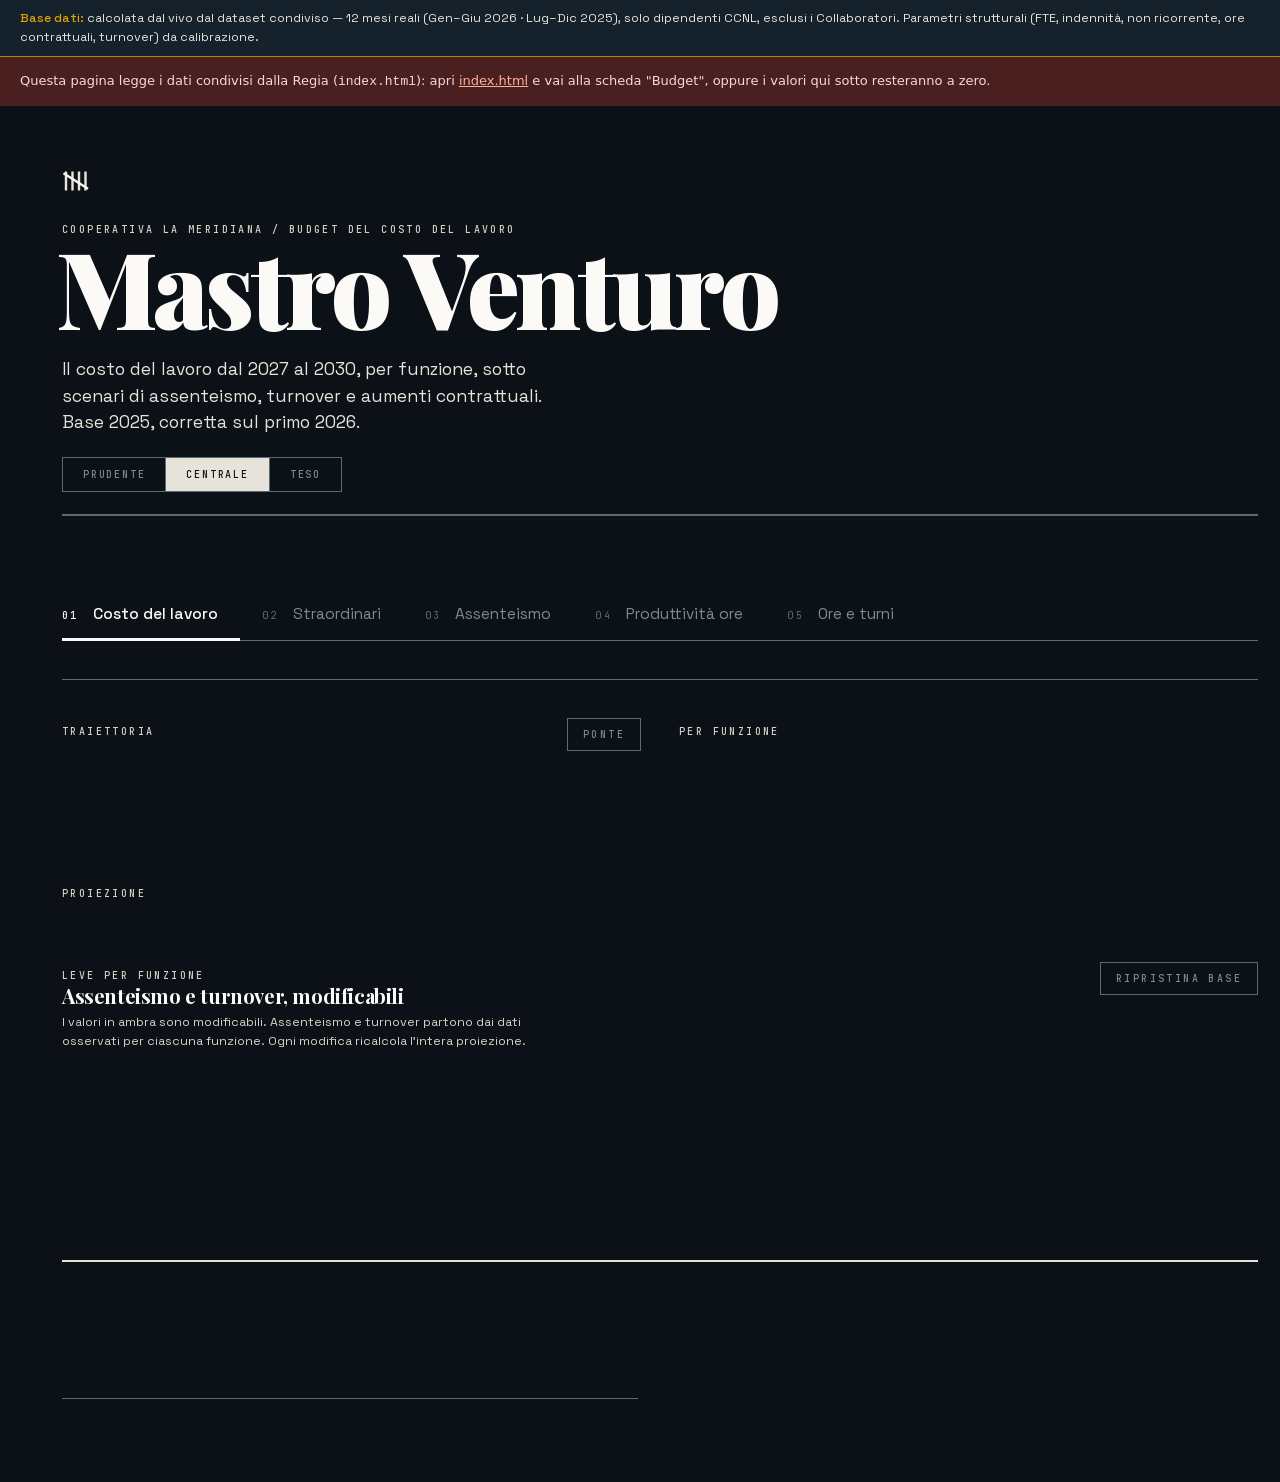
<file: budget.html>
<!DOCTYPE html>
<html lang="it">
<head>
<meta charset="UTF-8">
<meta name="viewport" content="width=device-width, initial-scale=1.0">
<meta name="color-scheme" content="dark">
<link rel="icon" href="data:image/svg+xml,%3Csvg xmlns='http://www.w3.org/2000/svg' viewBox='0 0 32 32'%3E%3Crect width='32' height='32' fill='%230B1116'/%3E%3Cg fill='none' stroke-width='2.6'%3E%3Cpath d='M6 7v18M11.5 7v18M17 7v18M22.5 7v18' stroke='%23E7E3DA'/%3E%3Cpath d='M4 8.5L28 23.5' stroke='%23FBFAF7'/%3E%3C/g%3E%3C/svg%3E">
<title>Mastro Venturo — Budget del costo del lavoro</title>
<link rel="stylesheet" href="css/budget.css">
</head>
<body><div style="font-family:'Space Grotesk',system-ui,sans-serif;background:#15212B;color:#E7E3DA;border-bottom:1px solid #B58200;padding:9px 20px;font-size:12.5px;line-height:1.5"><b style="color:#E0A100">Base dati:</b> calcolata dal vivo dal dataset condiviso — 12 mesi reali (Gen–Giu 2026 · Lug–Dic 2025), solo dipendenti CCNL, esclusi i Collaboratori. Parametri strutturali (FTE, indennità, non ricorrente, ore contrattuali, turnover) da calibrazione.</div>

<div id="bn-standalone-warning" style="display:none;background:#4a1f1f;color:#f5d9d9;padding:14px 20px;font-family:system-ui,sans-serif;font-size:13px">Questa pagina legge i dati condivisi dalla Regia (<code>index.html</code>): apri <a href="index.html" style="color:#ffb199">index.html</a> e vai alla scheda "Budget", oppure i valori qui sotto resteranno a zero.</div>
<div class="sheet">
  <header>
    <div class="masthead">
      <div>
        <span class="logo" role="img" aria-label="Mastro Venturo"><svg viewBox="0 0 34 26" width="34" height="26" aria-hidden="true"><g fill="none" stroke-linecap="butt"><path d="M4 3.5V22.5M10.5 3.5V22.5M17 3.5V22.5M23.5 3.5V22.5" stroke="var(--mist)" stroke-width="2.4"/><path d="M1.5 5.2L26 20.8" stroke="var(--paper)" stroke-width="2.4"/></g></svg></span>
        <span class="kicker">Cooperativa La Meridiana / Budget del costo del lavoro</span>
        <h1>Mastro Venturo</h1>
        <p class="sub">Il costo del lavoro dal 2027 al 2030, per funzione, sotto scenari di assenteismo, turnover e aumenti contrattuali. Base 2025, corretta sul primo 2026.</p>
      </div>
      <div class="stamp" id="stamp"></div>
    </div>

    <div class="scenari" id="scenari" role="group" aria-label="Scenario">
      <button data-sc="prudente" aria-pressed="false">Prudente</button>
      <button data-sc="centrale" aria-pressed="true">Centrale</button>
      <button data-sc="teso" aria-pressed="false">Teso</button>
    </div>

    <div class="assumi" id="assumi"></div>
    <p class="scope" id="scope"></p>
  </header>

  <nav class="tabs" id="tabs" role="tablist">
    <button class="tab" role="tab" data-tab="cost" aria-selected="true"><span class="n">01</span> Costo del lavoro</button>
    <button class="tab" role="tab" data-tab="over" aria-selected="false"><span class="n">02</span> Straordinari</button>
    <button class="tab" role="tab" data-tab="abs" aria-selected="false"><span class="n">03</span> Assenteismo</button>
    <button class="tab" role="tab" data-tab="prod" aria-selected="false"><span class="n">04</span> Produttivit&agrave; ore</button>
    <button class="tab" role="tab" data-tab="ore" aria-selected="false"><span class="n">05</span> Ore e turni</button>
  </nav>

  <section class="kpis" id="kpis"></section>

  <section class="spread">
    <div class="block">
      <div class="block-h">
        <div>
          <span class="kicker" id="k1">Traiettoria</span>
          <h3 id="c1t"></h3>
        </div>
        <button class="ghost" data-bridge="1">Ponte</button>
      </div>
      <p class="cap" id="c1c"></p>
      <div id="chart1"></div>
    </div>
    <div class="block">
      <div class="block-h">
        <div>
          <span class="kicker" id="k2">Per funzione</span>
          <h3 id="c2t"></h3>
        </div>
      </div>
      <p class="cap" id="c2c"></p>
      <div id="chart2"></div>
    </div>
  </section>

  <section class="block" style="padding-bottom:var(--s4)">
    <span class="kicker">Proiezione</span>
    <h3 id="pgt"></h3>
    <p class="cap" id="pgc"></p>
    <div id="projgrid"></div>
  </section>

  <section class="block" style="padding-bottom:var(--s5)">
    <div class="block-h">
      <div>
        <span class="kicker">Leve per funzione</span>
        <h3>Assenteismo e turnover, modificabili</h3>
      </div>
      <button class="ghost" id="freset">Ripristina base</button>
    </div>
    <p class="cap">I valori in ambra sono modificabili. Assenteismo e turnover partono dai dati osservati per ciascuna funzione. Ogni modifica ricalcola l&apos;intera proiezione.</p>
    <div class="tablewrap"><table id="ftbl" class="fedit"></table></div>
  </section>

  <section class="block" id="oresec" style="padding-bottom:var(--s5); display:none">
    <div class="block-h">
      <div>
        <span class="kicker">Fabbisogno e copertura</span>
        <h3>Ore necessarie dai turni contro ore rese</h3>
      </div>
      <button class="ghost" id="oreset">Ripristina fabbisogno</button>
    </div>
    <p class="cap">Il fabbisogno è quanto i turni richiedono. Le ordinarie rese sono quel che l&apos;organico presente produce, al netto delle assenze. Il divario si copre con straordinario, flessibilità e maggiorazioni. Le ore necessarie per FTE sono modificabili.</p>
    <div id="orebars"></div>
    <div class="tablewrap"><table id="oretbl" class="fedit"></table></div>
  </section>

  <section class="note-wrap" id="notes"></section>

  <footer class="colophon" id="colophon"></footer>
</div>

<div class="overlay" id="bridgebg" hidden>
  <div class="dialog wide">
    <div class="dialog-top">
      <div><h2 id="b_title"></h2><div class="st" id="b_sub"></div></div>
      <button id="b_close" class="ghost">Chiudi</button>
    </div>
    <div class="dialog-body" id="b_body"></div>
  </div>
</div>

<div id="printsheet"></div>

<div id="callout" data-on="0" role="tooltip"></div>


<script src="js/data-loader.js"></script>
<script>
if (window.parent === window) {
  document.getElementById('bn-standalone-warning').style.display = 'block';
}
</script>
<script src="js/budget.js"></script>
</body>
</html>
</file>
<file: css/budget.css>
@font-face{font-family:'Playfair Display';font-style:normal;font-weight:700;font-display:block;src:url('../assets/fonts/playfair-display-700-normal.ttf') format('truetype')}
@font-face{font-family:'Playfair Display';font-style:normal;font-weight:900;font-display:block;src:url('../assets/fonts/playfair-display-900-normal.ttf') format('truetype')}
@font-face{font-family:'Space Grotesk';font-style:normal;font-weight:400;font-display:block;src:url('../assets/fonts/space-grotesk-400-normal.ttf') format('truetype')}
@font-face{font-family:'Space Grotesk';font-style:normal;font-weight:500;font-display:block;src:url('../assets/fonts/space-grotesk-500-normal.ttf') format('truetype')}
@font-face{font-family:'JetBrains Mono';font-style:normal;font-weight:400;font-display:block;src:url('../assets/fonts/jetbrains-mono-400-normal.ttf') format('truetype')}
@font-face{font-family:'JetBrains Mono';font-style:normal;font-weight:500;font-display:block;src:url('../assets/fonts/jetbrains-mono-500-normal.ttf') format('truetype')}
/* ============================================================
   MASTRO ORE — Formato Rough Cut, fondo scuro
   CSS scritto a mano. Nessuna utility class. Nessun framework.

   La palette non contiene il nero: il terreno e --ink, che il
   formato definisce gia come "fondo scuro, testo primario".
   Contrasti verificati: --mist 12,77 su --ink; --slate-2 4,61;
   --slate 2,97, quindi solo filetti e mai testo.
   ============================================================ */

:root{
  /* EMENDAMENTO ALLA PALETTE — una sola tinta aggiunta, su richiesta.
     --ink-0 e derivata da --ink conservandone tinta (207,3°) e saturazione
     (34%): cambia solo la luminosita, dal 13% al 6,5%. Serve perche la lista
     dichiarata non contiene nulla di piu scuro di --ink. Tutto il resto
     resta dentro la palette originale. */
  --ink-0:#0B1116;
  --ink:#15212B; --ink-2:#1D2D3A;
  --slate:#5A6B78; --slate-2:#7C8A95;
  --mist:#E7E3DA; --mist-2:#F2EFE8;
  --paper:#FBFAF7;
  --amber:#E0A100; --amber-d:#B58200;
  --cherry:#C2362F;
  --line:#D8D2C6;
  --s1:6px; --s2:14px; --s3:22px; --s4:38px; --s5:62px; --s6:98px;
  --serif:'Playfair Display'; --sans:'Space Grotesk'; --mono:'JetBrains Mono';
}

*{box-sizing:border-box; margin:0; padding:0}
html{-webkit-text-size-adjust:100%; background:var(--ink-0)}
body{
  background:var(--ink-0); color:var(--mist);
  font-family:var(--sans); font-weight:400; font-size:15px; line-height:1.55;
  text-align:left; hyphens:none;
}
::selection{background:var(--amber); color:var(--ink-0)}

/* ---------- tipografia ---------- */
h1,h2,h3{font-family:var(--serif); font-weight:900; color:var(--paper)}
h1{font-size:clamp(54px,8.4vw,106px); letter-spacing:-0.035em; line-height:0.9}
h2{font-size:clamp(27px,3.1vw,42px); font-weight:700; letter-spacing:-0.025em; line-height:1.02}
h3{font-size:20px; font-weight:700; letter-spacing:-0.02em; line-height:1.1}
p{max-width:62ch}
b,strong{font-weight:500; color:var(--paper)}
em{font-style:normal; font-weight:500}

.kicker{font-family:var(--mono); font-size:10px; font-weight:500;
  text-transform:uppercase; letter-spacing:0.24em; color:var(--line)}
.mono{font-family:var(--mono); font-variant-numeric:tabular-nums}
.rule{border:0; border-top:1px solid var(--slate); width:100%}
.rule-ink{border:0; border-top:1px solid var(--mist); width:100%}

/* ---------- impianto asimmetrico ---------- */
.sheet{padding-left:var(--s5); padding-right:var(--s3); max-width:1560px}
@media(max-width:900px){.sheet{padding-left:var(--s3); padding-right:var(--s2)}}

/* ---------- marchio: tacche di computo ----------
   quattro aste e la quinta di traverso, la marca di conteggio piu antica
   della tenuta dei conti. Costruita a mano, nessuna libreria di icone. */
.logo{display:block; margin-bottom:var(--s3)}
.logo svg{display:block; overflow:visible}

/* ---------- testata ---------- */
header{padding-top:var(--s5); padding-bottom:var(--s3)}
.masthead{display:grid; grid-template-columns:minmax(0,1fr) 19ch; gap:var(--s4); align-items:end}
.masthead h1{margin-left:-0.06em}
.masthead .sub{margin-top:var(--s3); font-size:17.5px; line-height:1.5;
  max-width:44ch; color:var(--mist)}
.masthead .stamp{font-family:var(--mono); font-size:9.5px; letter-spacing:0.24em;
  text-transform:uppercase; color:var(--line); text-align:right; line-height:2.1;
  padding-bottom:6px}
@media(max-width:900px){.masthead{grid-template-columns:1fr} .masthead .stamp{text-align:left}}

/* ---------- filtri ---------- */
.filters{
  border-top:2px solid var(--mist); border-bottom:1px solid var(--slate);
  padding:var(--s3) 0 var(--s2); display:flex; flex-wrap:wrap;
  align-items:flex-end; margin-top:var(--s4);
}
.field{padding-right:var(--s3); margin-right:var(--s3); border-right:1px solid var(--slate)}
.field:last-of-type{border-right:0}
.field label{display:block; font-family:var(--mono); font-size:9px; font-weight:500;
  letter-spacing:0.24em; text-transform:uppercase; color:var(--slate-2); margin-bottom:var(--s1)}
select{
  appearance:none; -webkit-appearance:none;
  font-family:var(--sans); font-size:13.5px; font-weight:500; color:var(--paper);
  background:transparent; border:0; border-bottom:1px solid var(--slate-2);
  border-radius:0; padding:2px 16px 3px 0; min-width:148px; max-width:250px; cursor:pointer;
}
select option{background:var(--ink-2); color:var(--mist)}
select:focus{outline:0; border-bottom-color:var(--amber); border-bottom-width:2px; padding-bottom:2px}
.field.wide select{min-width:196px}
.filters .acts{margin-left:auto; display:flex; gap:var(--s2); align-items:flex-end}

button{font-family:var(--mono); font-size:10px; font-weight:500; letter-spacing:0.24em;
  text-transform:uppercase; color:var(--mist); background:transparent;
  border:1px solid var(--slate-2); border-radius:0; padding:9px 15px; cursor:pointer;
  transition:background 110ms linear, color 110ms linear, border-color 110ms linear}
button:hover{background:var(--mist); color:var(--ink); border-color:var(--mist)}
button.solid{background:var(--mist); color:var(--ink); border-color:var(--mist)}
button.solid:hover{background:var(--paper); border-color:var(--paper)}
button.ghost{border-color:var(--slate); color:var(--slate-2)}
button.ghost:hover{background:transparent; color:var(--paper); border-color:var(--paper)}
button:disabled{border-color:var(--slate); color:var(--slate); cursor:not-allowed}
button:disabled:hover{background:transparent; color:var(--slate)}

.scope{font-family:var(--mono); font-size:10px; letter-spacing:0.14em;
  color:var(--line); padding:var(--s2) 0 0; text-transform:uppercase}
.scope b{color:var(--paper); font-weight:500}

/* ---------- tab numerate ---------- */
.tabs{display:flex; border-bottom:1px solid var(--slate); margin-top:var(--s4)}
.tab{display:flex; align-items:baseline; gap:var(--s2);
  padding:var(--s2) var(--s3) var(--s2) 0; margin-right:var(--s3);
  border:0; border-bottom:3px solid transparent; background:transparent; cursor:pointer;
  text-transform:none; letter-spacing:0; font-family:var(--sans);
  font-size:15.5px; font-weight:400; color:var(--slate-2); margin-bottom:-1px}
.tab .n{font-family:var(--mono); font-size:10px; letter-spacing:0.24em; color:var(--slate)}
.tab:hover{background:transparent; color:var(--mist); border-color:transparent}
.tab[aria-selected="true"]{color:var(--paper); font-weight:500; border-bottom-color:var(--paper)}
.tab[aria-selected="true"] .n{color:var(--paper)}
@media(max-width:900px){.tabs{flex-wrap:wrap}}

/* ---------- fascia KPI: asimmetrica, non a scacchiera ---------- */
.kpis{display:grid; grid-template-columns:1.7fr 1fr 1fr 1fr;
  border-bottom:1px solid var(--slate); padding-top:var(--s4)}
.kpi{padding:0 var(--s3) var(--s4) 0; border-right:1px solid var(--slate)}
.kpi:last-child{border-right:0}
.kpi + .kpi{padding-left:var(--s3)}
.kpi .t{font-family:var(--mono); font-size:9px; letter-spacing:0.24em;
  text-transform:uppercase; color:var(--slate-2); display:block; margin-bottom:var(--s3)}
.kpi .v{font-family:var(--serif); font-weight:900; color:var(--paper);
  font-size:clamp(23px,2.5vw,31px); letter-spacing:-0.03em; line-height:0.94; display:block}
.kpi:first-child .v{font-size:clamp(40px,5.3vw,68px); letter-spacing:-0.04em}
.kpi .d{font-family:var(--mono); font-size:10.5px; font-weight:500; letter-spacing:0.1em;
  color:var(--mist); margin-top:var(--s3); display:block}
.kpi .d.alarm{background:var(--cherry); color:var(--paper); padding:3px 7px;
  display:inline-block; margin-top:var(--s3)}
.kpi .s{font-size:12px; color:var(--line); margin-top:var(--s1); display:block}
@media(max-width:900px){.kpis{grid-template-columns:repeat(2,1fr)}
  .kpi{border-bottom:1px solid var(--slate); padding-bottom:var(--s3)}
  .kpi:nth-child(2n){border-right:0} .kpi:nth-child(odd){padding-left:0}}

/* ---------- dittico dei grafici ---------- */
.spread{display:grid; grid-template-columns:repeat(2,minmax(0,1fr)); gap:var(--s4);
  padding-top:var(--s4); padding-bottom:var(--s5); align-items:start}
@media(max-width:1100px){.spread{grid-template-columns:1fr; gap:var(--s5)}}
.block > .kicker{display:block; margin-bottom:var(--s1)}
.block h3{margin-bottom:var(--s1)}
.block .cap{font-size:12.5px; color:var(--line); max-width:52ch; margin-bottom:var(--s3)}
.block-h{display:flex; justify-content:space-between; align-items:flex-start; gap:var(--s3)}
.spread .block-h{min-height:50px}
.spread .cap{min-height:34px}

/* ---------- linea costruita a mano ----------
   ogni segmento e un div fra due punti; la diagonale nasce da un gradiente
   d'angolo, esatto a qualunque larghezza. In salita serve «to bottom right»,
   in discesa «to top right». */
.lchart{position:relative; height:244px; border-bottom:1px solid var(--mist);
  margin-top:var(--s3)}
.lchart i.grid{position:absolute; left:0; right:0; height:0; border-top:1px solid var(--slate)}
.lchart .seg{position:absolute; border:0}
.lchart .pt{position:absolute; width:5px; height:5px; background:var(--amber);
  transform:translate(-50%,50%)}
.lchart .pt.prev{background:var(--ink-0); border:1px solid var(--slate-2)}
.lchart .cap-v{position:absolute; right:0; font-family:var(--mono); font-size:9px;
  letter-spacing:0.14em; color:var(--line); background:var(--ink-0); padding-left:7px}
.laxis{position:relative; height:14px; margin-top:var(--s1)}
.laxis span{position:absolute; transform:translateX(-50%); font-family:var(--mono);
  font-size:9px; letter-spacing:0.14em; text-transform:uppercase; color:var(--slate-2)}
.laxis span:first-child{transform:none}
.laxis span:last-child{transform:translateX(-100%)}
.laxis span:only-child{transform:translateX(-50%)}
.legend{display:flex; gap:var(--s3); margin-top:var(--s2);
  font-family:var(--mono); font-size:9px; letter-spacing:0.18em;
  text-transform:uppercase; color:var(--slate-2)}
.legend i{display:inline-block; width:18px; height:0; border-top:2.5px solid var(--amber);
  margin-right:7px; vertical-align:middle}
.legend i.prev{border-top:1px solid var(--slate-2)}

/* ---------- classifica orizzontale ----------
   pareggia l'altezza della linea: con dieci voci le righe stanno nella misura
   naturale, con meno voci si distribuiscono fino a un tetto */
.hchart{border-top:1px solid var(--slate); min-height:291px;
  display:flex; flex-direction:column}
.hrow{display:grid; grid-template-columns:23ch minmax(0,1fr) 12ch;
  align-items:center; gap:var(--s2); padding:7px 0;
  border-bottom:1px solid var(--slate); flex:1 1 auto; max-height:44px}
.hrow .lbl{font-size:13px; color:var(--mist); overflow:hidden;
  text-overflow:ellipsis; white-space:nowrap}
.hrow .track{position:relative; height:14px}
.hrow .fill{position:absolute; left:0; top:0; height:100%; background:var(--slate-2)}
.hrow .fill.prev{background:transparent; border:1px solid var(--slate); height:100%}
.hrow .fill.peak{background:var(--paper)}
.hrow .val{font-family:var(--mono); font-size:11.5px; font-weight:500; text-align:right;
  color:var(--paper); font-variant-numeric:tabular-nums}
.hstack{display:flex; height:30px; border:1px solid var(--slate); margin-bottom:var(--s3)}
.hstack span{display:block; height:100%}
.hstack .s1{background:var(--mist)}
.hstack .s2{background:var(--slate-2)}
.hstack .s3{background:var(--slate)}
.hstack .s4{background:var(--ink-2)}
.hstack .s5{background:repeating-linear-gradient(45deg,var(--slate-2) 0 3px,var(--ink-0) 3px 6px)}
.skey{display:grid; grid-template-columns:repeat(2,minmax(0,1fr)); gap:var(--s1) var(--s3)}
.skey div{font-family:var(--mono); font-size:9.5px; letter-spacing:0.12em;
  color:var(--line); display:flex; align-items:center; gap:var(--s1);
  padding:var(--s1) 0; border-bottom:1px solid var(--slate)}
.skey i{width:11px; height:11px; flex:none}
.skey b{color:var(--paper); font-weight:500; margin-left:auto}

/* ---------- tabella: blocco denso ---------- */
.tablewrap{overflow-x:auto; padding-bottom:var(--s5)}
table{width:100%; border-collapse:collapse}
thead th{font-family:var(--mono); font-size:9px; font-weight:500; letter-spacing:0.2em;
  text-transform:uppercase; color:var(--slate-2); text-align:right;
  padding:0 var(--s2) var(--s1) 0; border-bottom:1px solid var(--mist);
  cursor:pointer; white-space:nowrap; user-select:none}
thead th:first-child{text-align:left; padding-left:0}
thead th:hover{color:var(--paper)}
thead th[aria-sort]{color:var(--paper)}
tbody td{font-family:var(--mono); font-size:11.5px; font-variant-numeric:tabular-nums;
  color:var(--mist); text-align:right; padding:5px var(--s2) 5px 0;
  border-bottom:1px solid var(--slate); white-space:nowrap}
tbody td:first-child{font-family:var(--sans); font-size:13px; color:var(--paper);
  text-align:left; padding-left:0; white-space:normal}
tbody tr:hover td{background:var(--ink)}
tbody tr.total td{border-bottom:0; border-top:1px solid var(--mist);
  color:var(--paper); font-weight:500; padding-top:var(--s1)}
.tnum{font-family:var(--mono); font-variant-numeric:tabular-nums}

/* ---------- piano d'azione: lastra di lettura ---------- */
.plan{background:var(--ink); border-top:2px solid var(--mist);
  padding:var(--s5) var(--s5) var(--s6) var(--s5); margin-left:calc(var(--s5) * -1);
  margin-right:calc(var(--s3) * -1)}
@media(max-width:900px){.plan{padding:var(--s4) var(--s3) var(--s5);
  margin-left:calc(var(--s3) * -1); margin-right:calc(var(--s2) * -1)}}
.plan-h{display:grid; grid-template-columns:34% minmax(0,1fr); gap:var(--s5);
  padding-bottom:var(--s4)}
@media(max-width:1100px){.plan-h{grid-template-columns:1fr; gap:var(--s3)}}
.plan .lead{font-size:14.5px; line-height:1.65; color:var(--mist); max-width:54ch}
.finding{display:grid; grid-template-columns:34% minmax(0,1fr); gap:var(--s5);
  padding:var(--s4) 0; border-top:1px solid var(--slate)}
@media(max-width:1100px){.finding{grid-template-columns:1fr; gap:var(--s2); padding:var(--s3) 0}}
.finding .head{padding-left:var(--s2); border-left:2px solid var(--slate)}
.finding.alta .head{border-left-color:var(--cherry)}
.finding.ok .head, .finding.alta.muted .head{border-left-color:var(--mist)}
.finding .pri{display:block; font-family:var(--mono); font-size:9px; font-weight:500;
  letter-spacing:0.24em; text-transform:uppercase; color:var(--line); margin-bottom:var(--s2)}
.finding.alta .pri{background:var(--cherry); color:var(--paper);
  display:inline-block; padding:3px 7px; margin-bottom:var(--s2)}
.finding.alta.muted .pri{background:transparent; color:var(--paper); padding:0}
.finding h4{font-family:var(--serif); font-weight:700; font-size:23px; color:var(--paper);
  letter-spacing:-0.025em; line-height:1.1}
.finding .body p{font-size:15.5px; line-height:1.68; color:var(--mist); max-width:58ch}
.steps{margin-top:var(--s3)}
.steps > .kicker{display:block; margin-bottom:var(--s1)}
.steps .step{display:grid; grid-template-columns:3.4ch minmax(0,1fr); gap:var(--s2);
  align-items:start; padding:var(--s2) 0; max-width:58ch;
  border-top:1px solid var(--slate)}
.steps .step:first-of-type{border-top:0; padding-top:var(--s1)}
.steps .step > .n{font-family:var(--mono); font-size:9.5px; letter-spacing:0.14em;
  color:var(--line); padding-top:6px}
.steps .step > p{max-width:none; font-size:14.5px; line-height:1.58; color:var(--mist)}
.ref{margin-top:var(--s3); padding-top:var(--s2); border-top:1px solid var(--slate);
  font-size:12.5px; line-height:1.65; color:var(--line); max-width:64ch}
.ref b{color:var(--mist); font-weight:500}
.ref .kicker{display:block; margin-bottom:3px}

/* ---------- colophon ---------- */
.colophon{border-top:1px solid var(--slate); padding:var(--s3) 0 var(--s5);
  font-family:var(--mono); font-size:9.5px; letter-spacing:0.12em; color:var(--line);
  max-width:96ch; line-height:2.1}
.colophon b{color:var(--mist); font-weight:500}

/* ============================================================
   MASCHERE — foglio chiaro posato sul mastro.
   Il cambio di superficie e il dispositivo di stacco, non l'ombra.
   ============================================================ */
.overlay{position:fixed; inset:0; background:var(--ink-0); z-index:60;
  display:flex; align-items:flex-start; justify-content:center;
  padding:var(--s4) var(--s3); overflow-y:auto}
.overlay[hidden]{display:none}
.dialog{background:var(--paper); color:var(--ink); border:1px solid var(--mist);
  box-shadow:10px 10px 0 var(--ink-2); width:100%; max-width:840px}
.dialog.wide{max-width:1100px}
.dialog h2, .dialog h3, .dialog h4{color:var(--ink)}
.dialog b, .dialog strong{color:var(--ink)}
.dialog .kicker{color:var(--slate)}
.dialog-top{display:flex; justify-content:space-between; align-items:flex-start;
  gap:var(--s3); padding:var(--s4) var(--s5) var(--s3); border-bottom:1px solid var(--ink)}
.dialog-top h2{font-size:clamp(25px,2.6vw,34px)}
.dialog-top .st{font-family:var(--mono); font-size:9.5px; letter-spacing:0.2em;
  text-transform:uppercase; color:var(--slate); margin-top:var(--s2)}
.dialog-body{padding:var(--s4) var(--s5) var(--s5)}
@media(max-width:760px){.dialog-top{padding:var(--s3) var(--s3) var(--s2)}
  .dialog-body{padding:var(--s3)}}

.dialog button{color:var(--ink); border-color:var(--ink); background:transparent}
.dialog button:hover{background:var(--ink); color:var(--paper); border-color:var(--ink)}
.dialog button.solid{background:var(--ink); color:var(--paper)}
.dialog button.solid:hover{background:var(--ink-2)}
.dialog button.ghost{border-color:var(--line); color:var(--slate)}
.dialog button.ghost:hover{background:var(--mist); color:var(--ink); border-color:var(--slate)}
.dialog button:disabled{border-color:var(--line); color:var(--slate-2)}
.dialog button:disabled:hover{background:transparent; color:var(--slate-2)}

.switch{display:inline-flex; border:1px solid var(--ink)}
.switch button{border:0; border-right:1px solid var(--ink); padding:8px 17px}
.switch button:last-child{border-right:0}
.switch button[aria-pressed="true"]{background:var(--ink); color:var(--paper)}
.dialog select{color:var(--ink); border-bottom-color:var(--ink)}
.dialog select option{background:var(--paper); color:var(--ink)}

.msec{margin-top:var(--s5)}
.msec > .kicker{display:block; margin-bottom:var(--s1)}
.msec .hint{font-size:13.5px; line-height:1.6; color:var(--slate);
  max-width:62ch; margin-bottom:var(--s3)}
.headvar{border-top:1px solid var(--line); border-bottom:1px solid var(--line);
  padding:var(--s4) 0; margin-top:var(--s4)}
.headvar .big{font-family:var(--serif); font-weight:900; font-size:clamp(38px,4.6vw,60px);
  letter-spacing:-0.04em; line-height:0.94; color:var(--amber)}
.headvar .meta{font-family:var(--mono); font-size:10px; letter-spacing:0.18em;
  color:var(--slate); margin-top:var(--s3); text-transform:uppercase; line-height:1.9}
.brow{display:grid; grid-template-columns:26ch minmax(0,1fr) 13ch; align-items:center;
  gap:var(--s2); padding:7px 0; border-bottom:1px solid var(--line); font-size:13.5px}
.brow .track{position:relative; height:14px; background:var(--mist)}
.brow .fill{position:absolute; top:0; left:0; height:100%; background:var(--ink)}
.brow .fill.neg{background:transparent; border:1px solid var(--slate)}
.brow .val{font-family:var(--mono); font-size:11.5px; font-weight:500; text-align:right;
  font-variant-numeric:tabular-nums}
.brow.tot{border-bottom:0; border-top:1px solid var(--ink); font-weight:500; padding-top:var(--s2)}
.factors{display:grid; grid-template-columns:repeat(2,minmax(0,1fr)); gap:0 var(--s4)}
@media(max-width:760px){.factors{grid-template-columns:1fr}}
.fchip{display:flex; align-items:center; gap:var(--s2); padding:8px 0;
  border-bottom:1px solid var(--line); font-size:13.5px; cursor:pointer; user-select:none}
.fchip input{appearance:none; -webkit-appearance:none; width:13px; height:13px; flex:none;
  border:1px solid var(--ink); background:var(--paper); cursor:pointer; border-radius:0}
.fchip input:checked{background:var(--ink); box-shadow:inset 0 0 0 2px var(--paper)}
.fchip.on{font-weight:500}
textarea{width:100%; margin-top:var(--s3); background:var(--mist-2); color:var(--ink);
  border:1px solid var(--line); border-radius:0; padding:var(--s2);
  font-family:var(--sans); font-size:13.5px; min-height:66px; resize:vertical}
textarea:focus{outline:0; border-color:var(--ink)}
.summary{margin-top:var(--s4); border-left:2px solid var(--amber); padding-left:var(--s3);
  font-size:14.5px; line-height:1.62; max-width:64ch}

/* ---------- console comandi ---------- */
.cmdbar{display:grid; grid-template-columns:minmax(0,1fr) auto auto; gap:var(--s2)}
.cmdbar input{font-family:var(--sans); font-size:17px; font-weight:400; color:var(--ink);
  background:transparent; border:0; border-bottom:2px solid var(--ink); border-radius:0;
  padding:var(--s2) 0}
.cmdbar input:focus{outline:0; border-bottom-color:var(--amber)}
.cmdbar input::placeholder{color:var(--slate-2)}
.cmdopts{display:flex; flex-wrap:wrap; gap:var(--s3); align-items:center;
  margin-top:var(--s3); font-family:var(--mono); font-size:9.5px; letter-spacing:0.16em;
  text-transform:uppercase; color:var(--slate)}
.cmdopts label{display:flex; align-items:center; gap:var(--s1); cursor:pointer}
.cmdopts input{appearance:none; -webkit-appearance:none; width:12px; height:12px;
  border:1px solid var(--ink); background:var(--paper); cursor:pointer; border-radius:0}
.cmdopts input:checked{background:var(--ink); box-shadow:inset 0 0 0 2px var(--paper)}
#cmd_status{color:var(--slate)}
#cmd_mic[aria-pressed="true"]{background:var(--ink); color:var(--paper)}
.examples{margin-top:var(--s4); border-top:1px solid var(--line)}
.examples button{display:block; width:100%; text-align:left; border:0;
  border-bottom:1px solid var(--line); padding:9px 0; font-family:var(--sans);
  font-size:14px; letter-spacing:0; text-transform:none; color:var(--slate)}
.examples button:hover{background:transparent; color:var(--ink); padding-left:var(--s1)}
.examples button::before{content:"— "; font-family:var(--mono); color:var(--slate-2)}
.reading{margin-top:var(--s5); border-left:2px solid var(--amber); padding-left:var(--s3);
  font-size:15px; line-height:1.65; max-width:68ch}
.note{margin-top:var(--s3); padding-left:var(--s3); border-left:1px solid var(--line);
  font-size:13.5px; line-height:1.6; color:var(--slate); max-width:72ch}
.note.warn{border-left-color:var(--cherry)}
.note b{color:var(--ink); font-weight:500}
.interp{margin-top:var(--s4); font-family:var(--mono); font-size:10px; letter-spacing:0.16em;
  line-height:2.1; text-transform:uppercase; color:var(--slate)}
.interp b{color:var(--ink); font-weight:500}
.cmdacts{display:flex; flex-wrap:wrap; gap:var(--s2); margin-top:var(--s5)}
.empty{margin-top:var(--s4); font-size:15px; line-height:1.65;
  color:var(--slate); max-width:58ch}

/* la console riusa fascia KPI e tabella: qui vanno riportate su fondo chiaro */
.dialog .kpis{grid-template-columns:repeat(4,1fr); border-bottom:1px solid var(--line);
  padding-top:0; margin-top:var(--s4)}
.dialog .kpi{border-right:1px solid var(--line); padding:0 var(--s3) var(--s3) 0}
.dialog .kpi:last-child{border-right:0}
.dialog .kpi .t{color:var(--slate); margin-bottom:var(--s2)}
.dialog .kpi .v{color:var(--ink); font-size:clamp(22px,2.3vw,29px)}
.dialog .kpi:first-child .v{font-size:clamp(22px,2.3vw,29px)}
.dialog .kpi .s{color:var(--slate); margin-top:var(--s1)}
.dialog .tablewrap{padding-bottom:0}
.dialog thead th{color:var(--slate); border-bottom-color:var(--ink)}
.dialog thead th:hover{color:var(--ink)}
.dialog tbody td{color:var(--ink); border-bottom-color:var(--line)}
.dialog tbody td:first-child{color:var(--ink)}
.dialog tbody tr:hover td{background:var(--mist-2)}
.dialog tbody tr.total td{border-top-color:var(--ink); color:var(--ink)}

/* ---------- stampa ---------- */
#printsheet{display:none}
@media print{
  body>*{display:none !important}
  #printsheet{display:block !important; background:#fff; color:#000;
    font-family:var(--sans); font-size:10pt; padding:0 8mm}
  #printsheet h1{font-family:var(--serif); font-weight:900; font-size:21pt;
    letter-spacing:-0.03em; line-height:1}
  #printsheet .k{font-family:var(--mono); font-size:7.5pt; letter-spacing:0.24em;
    text-transform:uppercase; margin-bottom:3mm}
  #printsheet .sub{font-size:9pt; margin:3mm 0 7mm; line-height:1.6}
  #printsheet table{width:100%; border-collapse:collapse; font-family:var(--mono); font-size:8pt}
  #printsheet th,#printsheet td{border-bottom:0.4pt solid #999; padding:1.7mm 1mm; text-align:right}
  #printsheet th:first-child,#printsheet td:first-child{text-align:left; font-family:var(--sans)}
  #printsheet th{border-bottom:0.8pt solid #000; font-size:7pt; letter-spacing:0.18em}
  #printsheet .foot{margin-top:7mm; border-top:0.4pt solid #999; padding-top:2mm;
    font-family:var(--mono); font-size:7pt; line-height:1.9}
}


/* ============================================================
   MASTRO VENTURO — estensioni per il budget pluriennale
   ============================================================ */

/* selettore di scenario: tre stati, come le tab ma compatto */
.scenari{display:flex; gap:0; border:1px solid var(--slate); margin-top:var(--s3); width:fit-content}
.scenari button{border:0; border-right:1px solid var(--slate); padding:10px 20px;
  color:var(--slate-2); background:transparent; letter-spacing:0.18em}
.scenari button:last-child{border-right:0}
.scenari button:hover{background:transparent; color:var(--paper)}
.scenari button[aria-pressed="true"]{background:var(--mist); color:var(--ink-0)}

/* pannello parametri globali: leve del listino di aumento */
.assumi{display:grid; grid-template-columns:repeat(4,minmax(0,1fr)); gap:0;
  border-top:1px solid var(--slate); border-bottom:1px solid var(--slate);
  margin-top:var(--s3)}
@media(max-width:900px){.assumi{grid-template-columns:repeat(2,1fr)}}
.assumi .par{padding:var(--s3) var(--s3) var(--s3) 0; border-right:1px solid var(--slate)}
.assumi .par:nth-child(4n){border-right:0}
.assumi .par:not(:nth-child(-n+4)){border-top:1px solid var(--slate)}
@media(max-width:900px){.assumi .par:nth-child(2n){border-right:0}
  .assumi .par:not(:nth-child(-n+2)){border-top:1px solid var(--slate)}}
.assumi label{display:block; font-family:var(--mono); font-size:9px; font-weight:500;
  letter-spacing:0.2em; text-transform:uppercase; color:var(--line); margin-bottom:var(--s2)}
.assumi .rowin{display:flex; align-items:baseline; gap:6px}
.assumi input[type=number]{width:5.2ch; background:transparent; border:0;
  border-bottom:1px solid var(--slate-2); color:var(--paper); border-radius:0;
  font-family:var(--serif); font-weight:900; font-size:30px; letter-spacing:-0.03em;
  padding:0 0 2px; text-align:left; -moz-appearance:textfield}
.assumi input[type=number]::-webkit-outer-spin-button,
.assumi input[type=number]::-webkit-inner-spin-button{-webkit-appearance:none; margin:0}
.assumi input:focus{outline:0; border-bottom-color:var(--amber)}
.assumi .u{font-family:var(--mono); font-size:13px; color:var(--slate-2)}
.assumi .hint{font-size:11px; color:var(--slate-2); margin-top:var(--s2); line-height:1.5; max-width:30ch}

/* traiettoria: linea gia definita in .lchart, qui la banda di scenario */
.lchart .band{position:absolute; background:var(--ink-2)}
.lchart .seg.dash{opacity:1}
.projgrid{display:grid; grid-template-columns:1.6fr 1fr 1.15fr 1fr 1fr 1fr; gap:0;
  border-top:1px solid var(--mist); margin-top:var(--s4)}
.projgrid .cell{padding:var(--s2) var(--s2) var(--s2) 0; border-right:1px solid var(--slate);
  border-bottom:1px solid var(--slate)}
.projgrid .cell:nth-child(6n){border-right:0}
.projgrid .cell.num{text-align:right; cursor:help}
.projgrid .cell.h{font-family:var(--mono); font-size:9px; letter-spacing:0.18em;
  text-transform:uppercase; color:var(--line); border-bottom:1px solid var(--mist)}
.projgrid .cell.h.num{text-align:right}
.projgrid .cell.lbl{font-family:var(--sans); font-size:13px; color:var(--mist);
  border-right:1px solid var(--mist)}
.projgrid .cell .v{font-family:var(--mono); font-size:13.5px; color:var(--paper);
  font-variant-numeric:tabular-nums}
.projgrid .cell .d{font-family:var(--mono); font-size:10px; color:var(--slate-2); margin-top:3px}
/* la fascia 2027 e l'anno successivo: si marca con superficie e amber */
.projgrid .cell.now{background:var(--ink-2); border-right:1px solid var(--mist);
  padding-left:var(--s2)}
.projgrid .cell.h.now{background:var(--ink-2); color:var(--amber)}
.projgrid .cell.now .v{color:var(--amber); font-weight:500}
.projgrid .cell.base .v{color:var(--mist)}

/* tabella funzioni con celle editabili */
/* la tabella funzioni ha due zone: LEVE editabili e RISULTATI calcolati.
   Le prime portano input in ambra su fondo rialzato; i secondi sono di sola
   lettura. Un filetto pieno --mist separa le due zone. */
.fedit thead th{padding-bottom:var(--s2)}
.fedit .grp{font-family:var(--mono); font-size:8.5px; letter-spacing:0.24em;
  text-transform:uppercase; color:var(--slate-2); font-weight:500;
  padding:0 0 var(--s1); border:0}
.fedit .grp.lev{color:var(--amber)}
.fedit .zsep{border-left:1px solid var(--mist)}
.fedit td.zsep{border-left:1px solid var(--mist)}
.fedit .lev-cell{background:var(--ink); }
.fedit .inwrap{display:inline-flex; align-items:baseline; gap:3px; justify-content:flex-end; width:100%}
.fedit input{width:5ch; background:var(--ink-2); border:1px solid var(--amber-d);
  color:var(--amber); border-radius:0; font-family:var(--mono); font-size:12px; font-weight:500;
  padding:4px 6px; text-align:right; -moz-appearance:textfield}
.fedit input:hover{border-color:var(--amber)}
.fedit input:focus{outline:0; border-color:var(--amber); background:var(--ink)}
.fedit input::-webkit-outer-spin-button,.fedit input::-webkit-inner-spin-button{-webkit-appearance:none;margin:0}
.fedit .inwrap .u{font-family:var(--mono); font-size:10px; color:var(--slate-2)}
.fedit td{padding:6px var(--s2) 6px 0}
.fedit td.num{cursor:help}
.fedit td.pos{color:var(--paper)}
.fedit .ed{color:var(--amber)}

/* note metodologiche: colonna di lettura lunga */
.note-wrap{border-top:2px solid var(--mist); margin-top:var(--s5); padding-top:var(--s4);
  padding-bottom:var(--s6)}
.note-grid{display:grid; grid-template-columns:26% minmax(0,1fr); gap:var(--s5)}
@media(max-width:1000px){.note-grid{grid-template-columns:1fr; gap:var(--s2)}}
.note-item{display:contents}
.note-blk{padding:var(--s3) 0; border-top:1px solid var(--slate); display:grid;
  grid-template-columns:26% minmax(0,1fr); gap:var(--s5)}
@media(max-width:1000px){.note-blk{grid-template-columns:1fr; gap:var(--s1)}}
.note-blk .nh{font-family:var(--mono); font-size:9.5px; letter-spacing:0.2em;
  text-transform:uppercase; color:var(--line); padding-left:var(--s2);
  border-left:2px solid var(--slate)}
.note-blk .nb{font-size:14.5px; line-height:1.68; color:var(--mist); max-width:66ch}
.note-blk .nb p{max-width:66ch; margin-bottom:var(--s2)}
.note-blk .nb p:last-child{margin-bottom:0}
.note-blk .nb b{color:var(--paper)}
.note-blk.warn .nh{border-left-color:var(--cherry)}


/* ---------- callout: spiegazione del dato al passaggio ----------
   Pannello unico riusato, posizionato via JS. Fondo chiaro sul mastro scuro,
   stacco per superficie e non per ombra diffusa. */
#callout{position:fixed; z-index:80; max-width:340px; background:var(--paper);
  color:var(--ink); border:1px solid var(--ink); box-shadow:6px 6px 0 var(--ink-2);
  padding:var(--s3); pointer-events:none; opacity:0; transition:opacity 90ms linear}
#callout[data-on="1"]{opacity:1}
#callout .co-k{font-family:var(--mono); font-size:8.5px; letter-spacing:0.24em;
  text-transform:uppercase; color:var(--slate); margin-bottom:var(--s1)}
#callout .co-v{font-family:var(--serif); font-weight:900; font-size:26px;
  letter-spacing:-0.03em; line-height:1; color:var(--ink); margin-bottom:var(--s2)}
#callout .co-b{font-size:13px; line-height:1.55; color:var(--ink); margin-bottom:var(--s2)}
#callout .co-b:last-child{margin-bottom:0}
#callout .co-b b{font-weight:500}
#callout .co-form{font-family:var(--mono); font-size:11px; line-height:1.5;
  color:var(--slate); padding-left:var(--s2); border-left:2px solid var(--amber);
  margin-top:var(--s2)}
#callout .co-hint{font-family:var(--mono); font-size:9px; letter-spacing:0.14em;
  text-transform:uppercase; color:var(--slate-2); margin-top:var(--s2)}

/* ---------- sezione ore: barra impilata di copertura ---------- */
.orebars{margin-top:var(--s3)}
.orebar-row{display:grid; grid-template-columns:11ch minmax(0,1fr) 11ch; align-items:center;
  gap:var(--s2); padding:6px 0}
.orebar-row .oy{font-family:var(--mono); font-size:10px; letter-spacing:0.14em;
  text-transform:uppercase; color:var(--line)}
.orebar-row .ov{font-family:var(--mono); font-size:11.5px; color:var(--paper);
  text-align:right; font-variant-numeric:tabular-nums}
.orebar-row .hstack{height:26px; margin:0; cursor:help; border:1px solid var(--slate-2)}
.oretbl .num{cursor:help}
</file>
